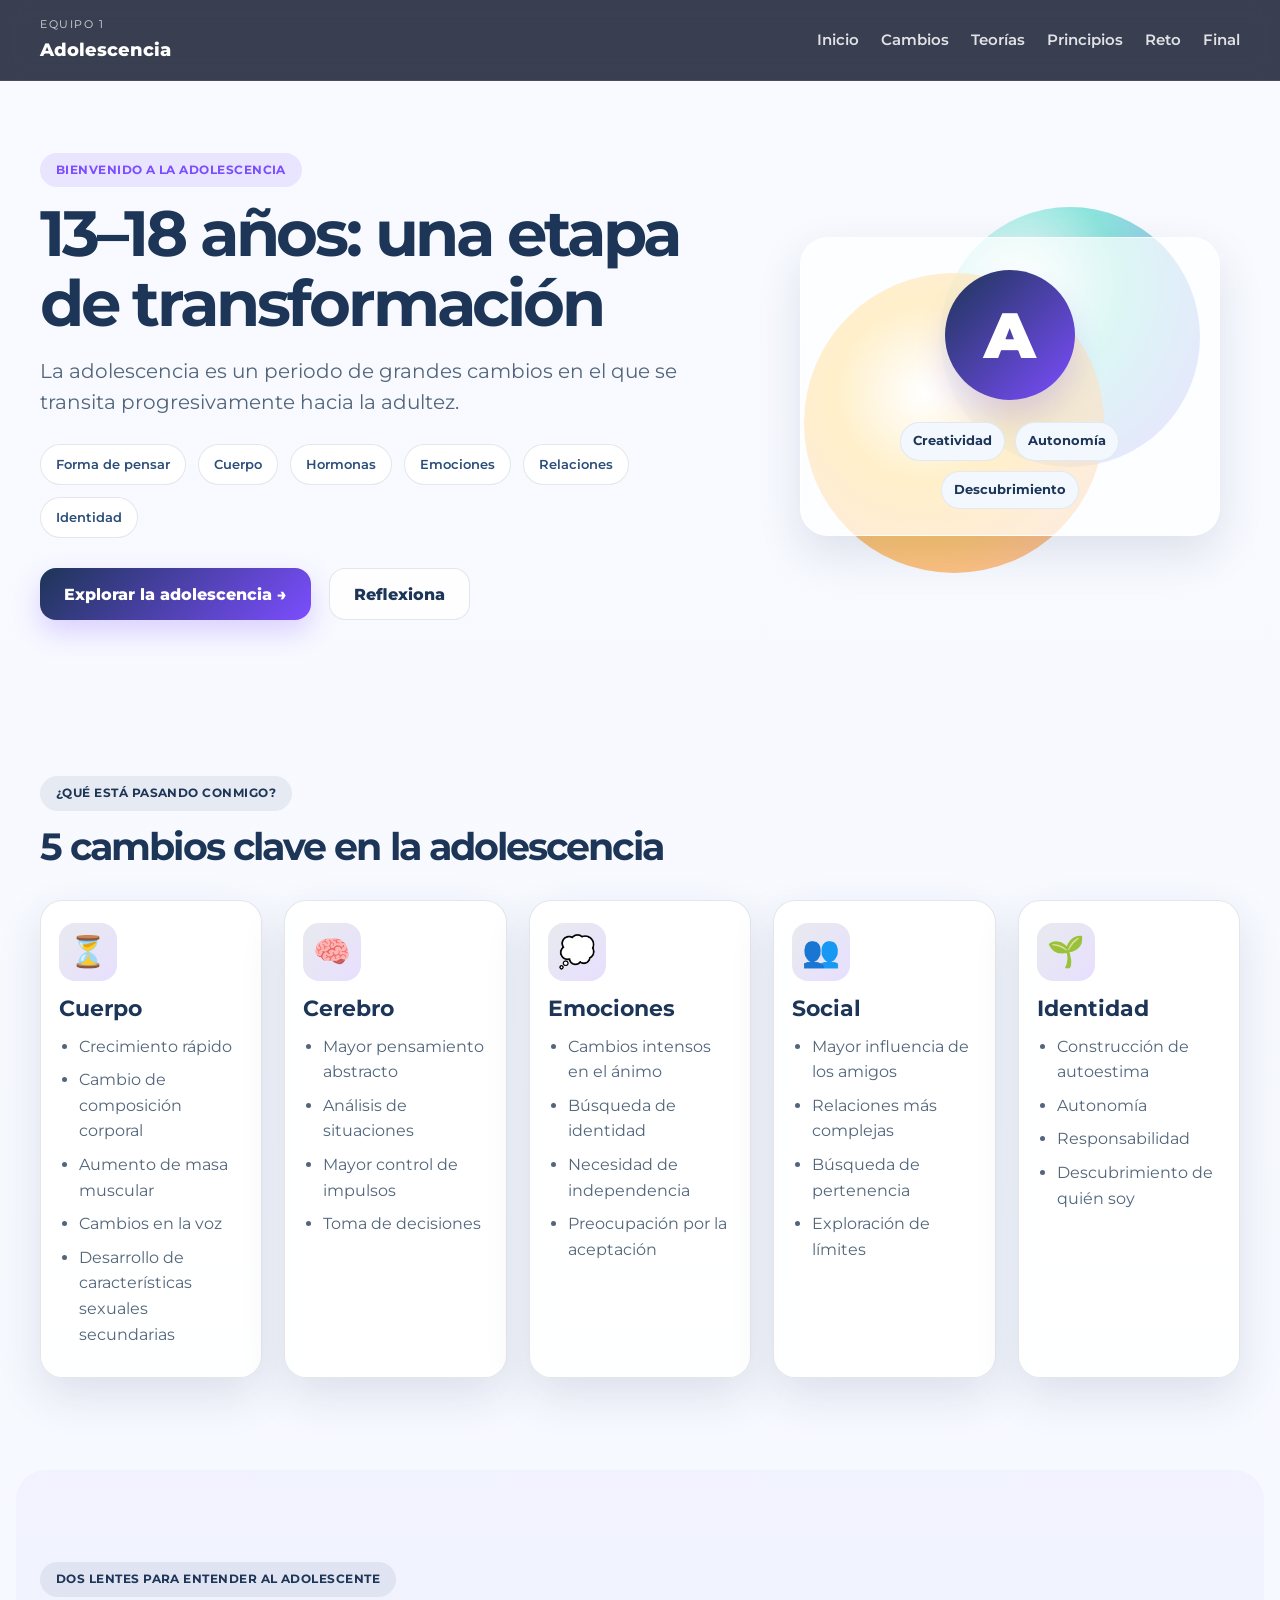
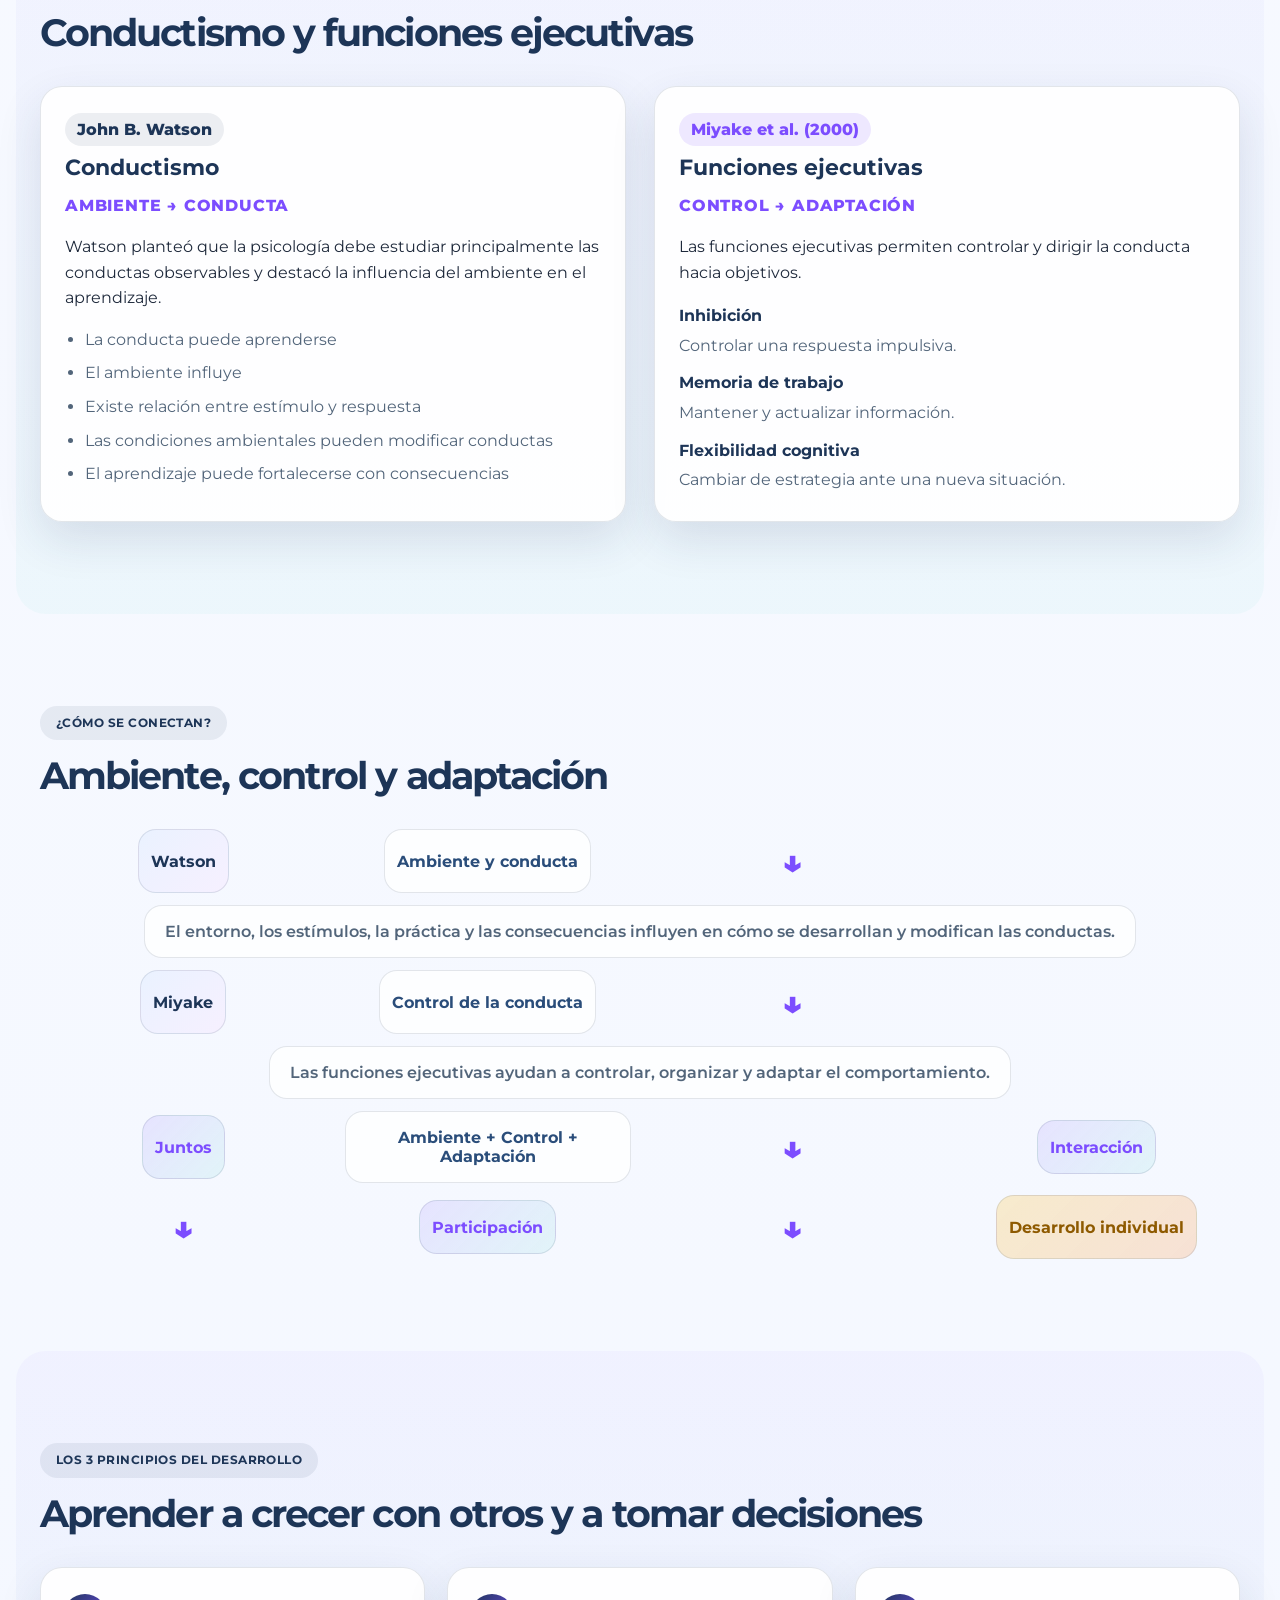
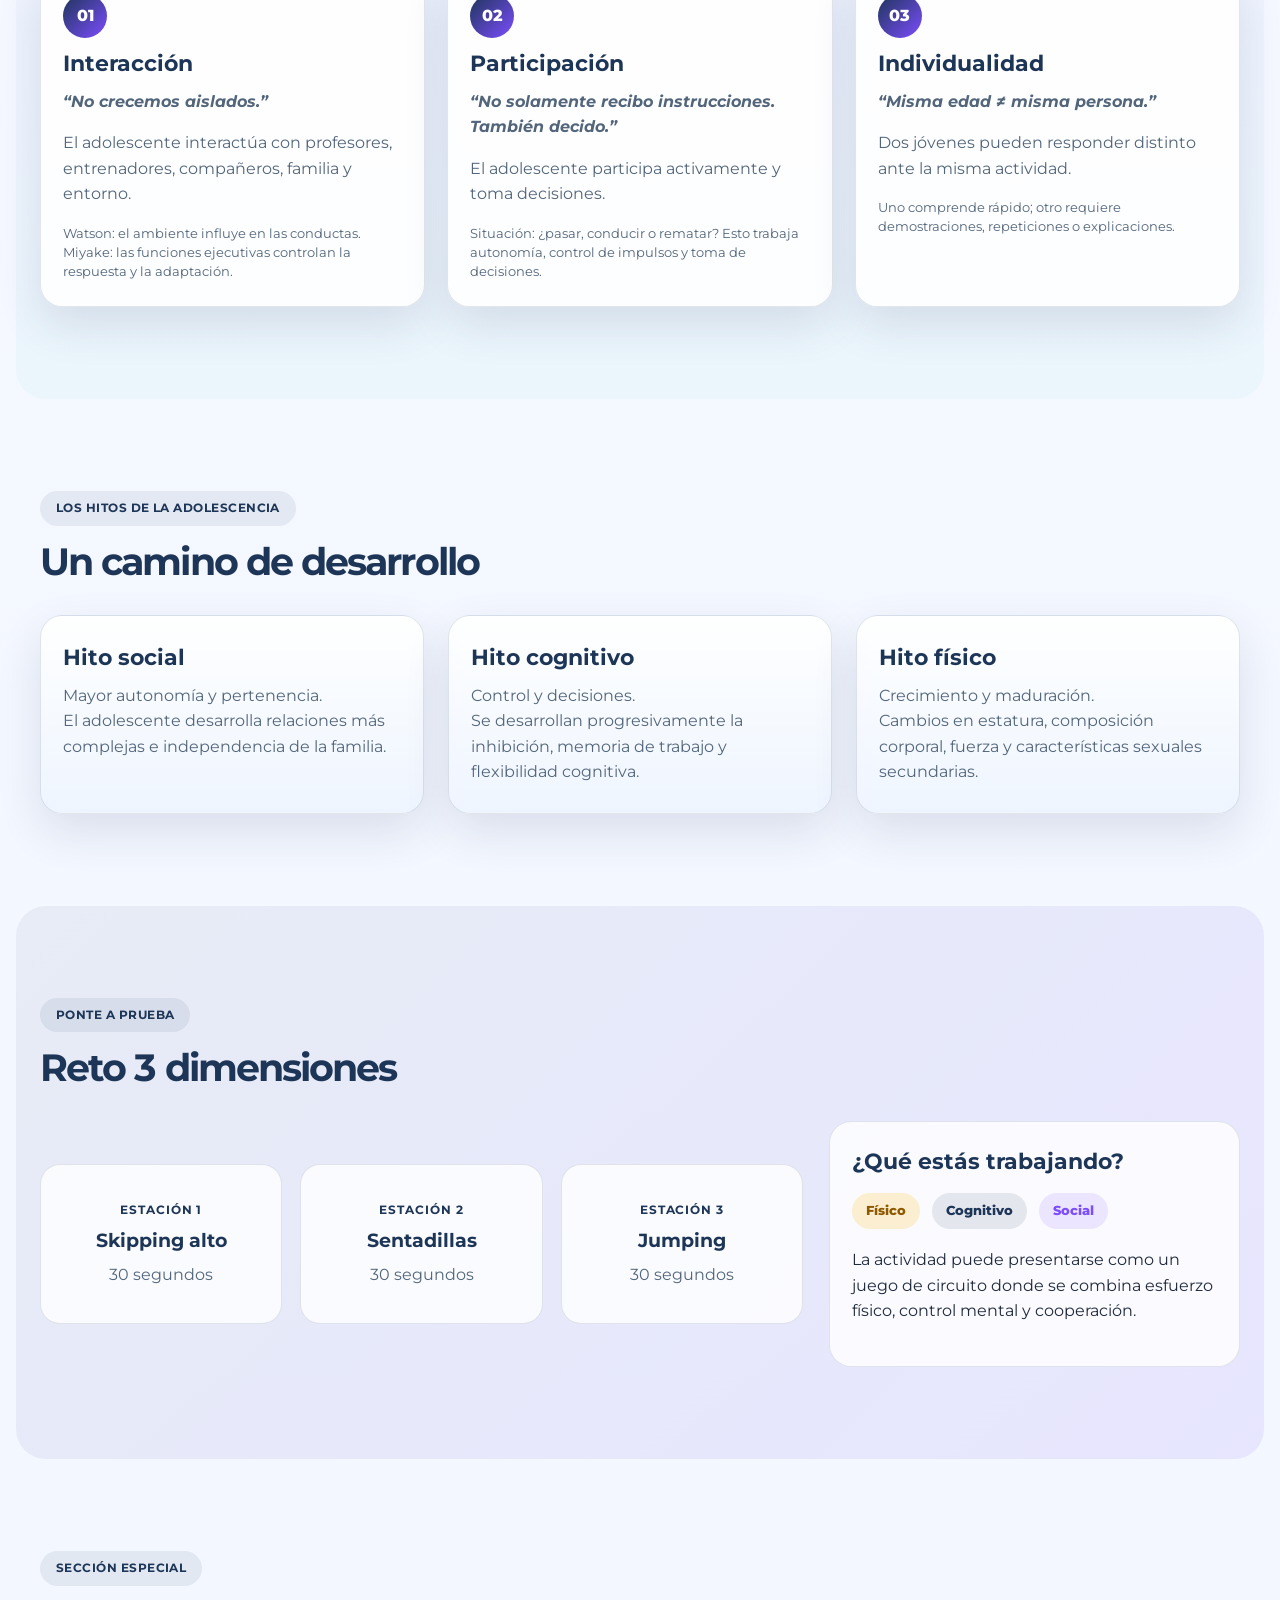
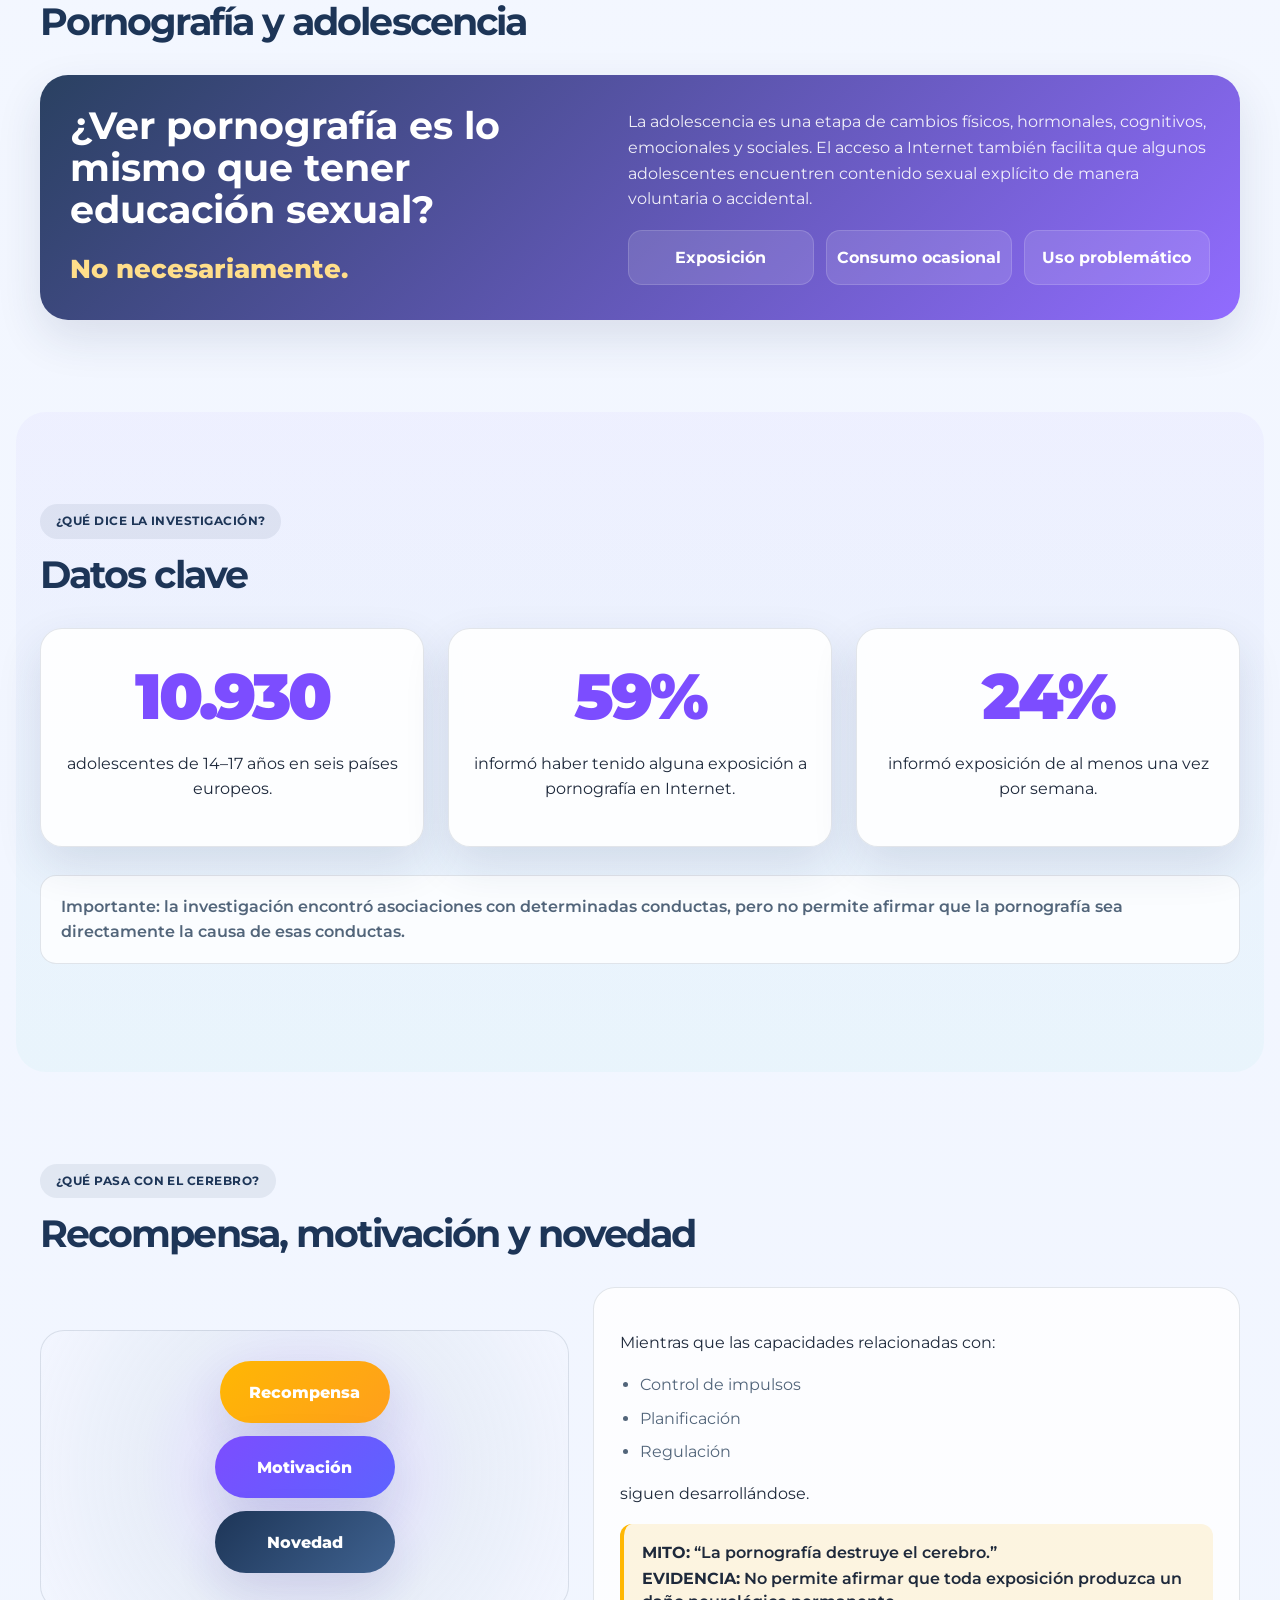
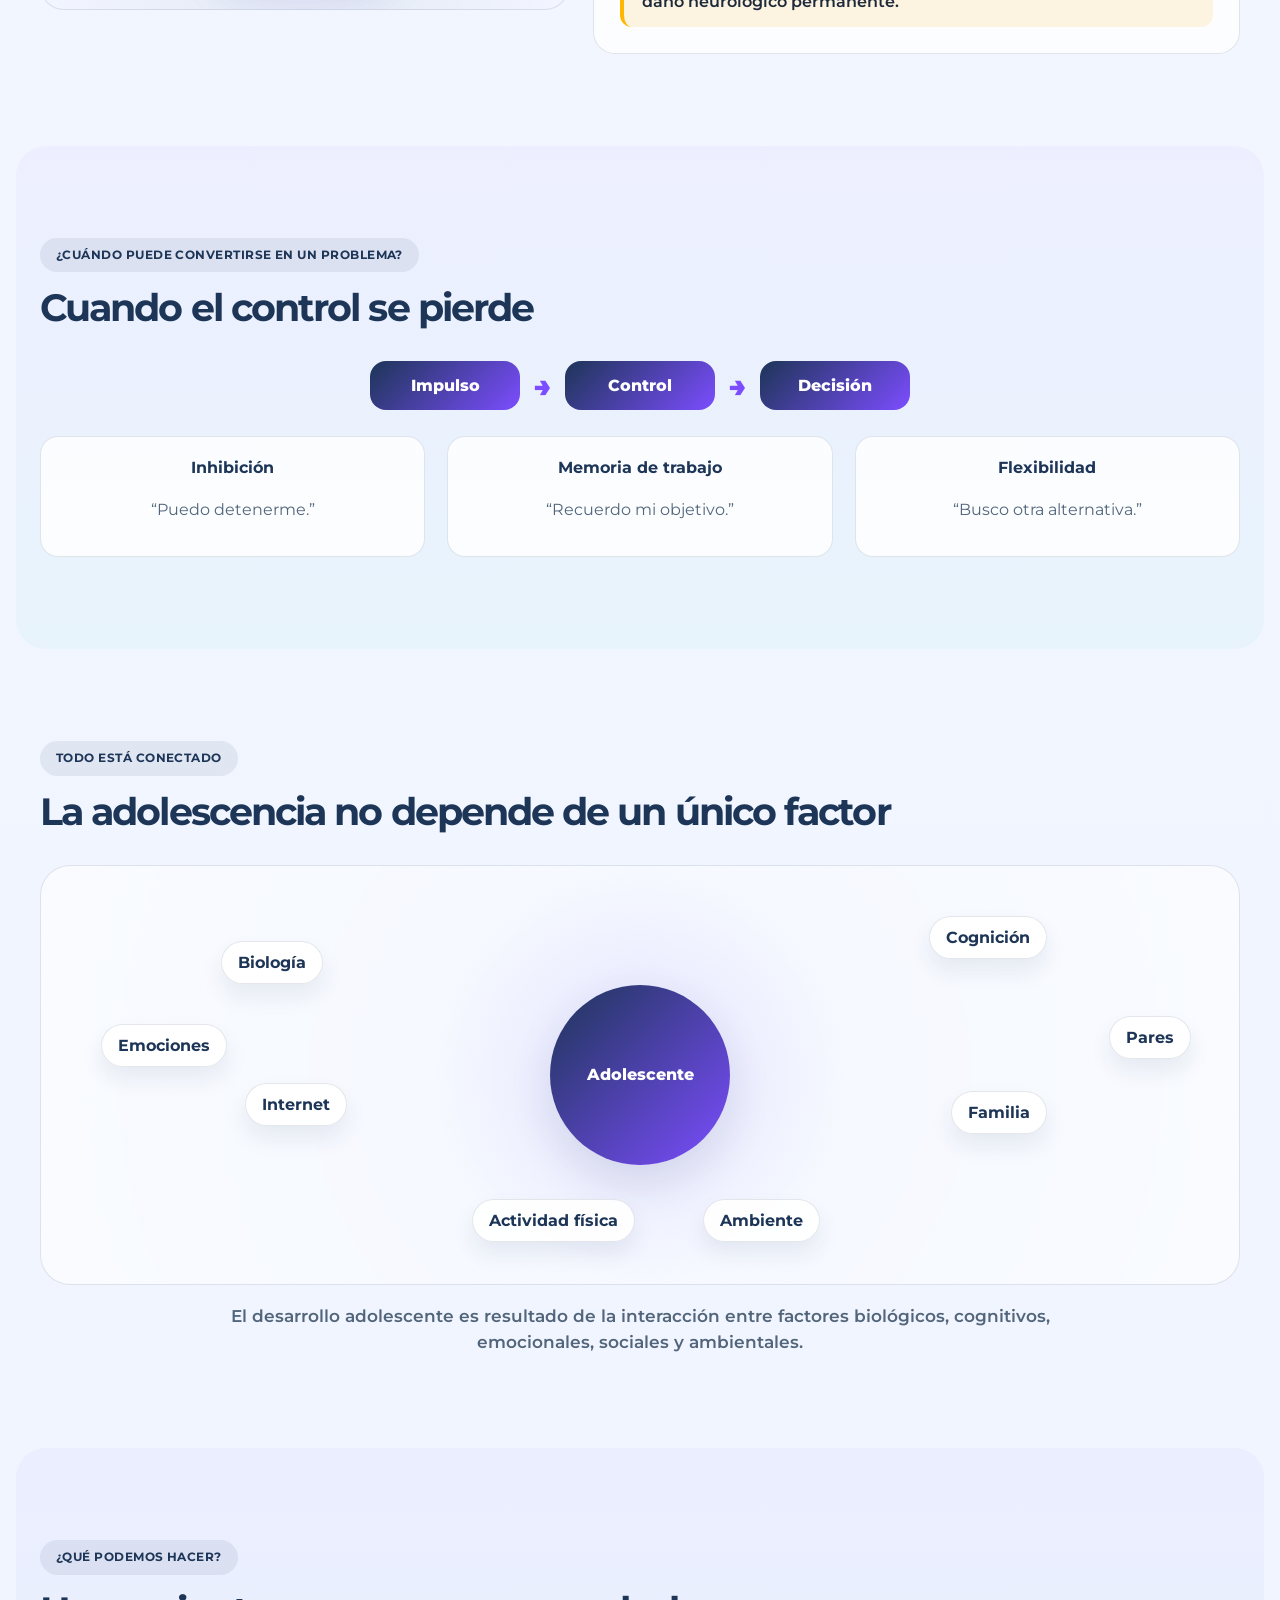
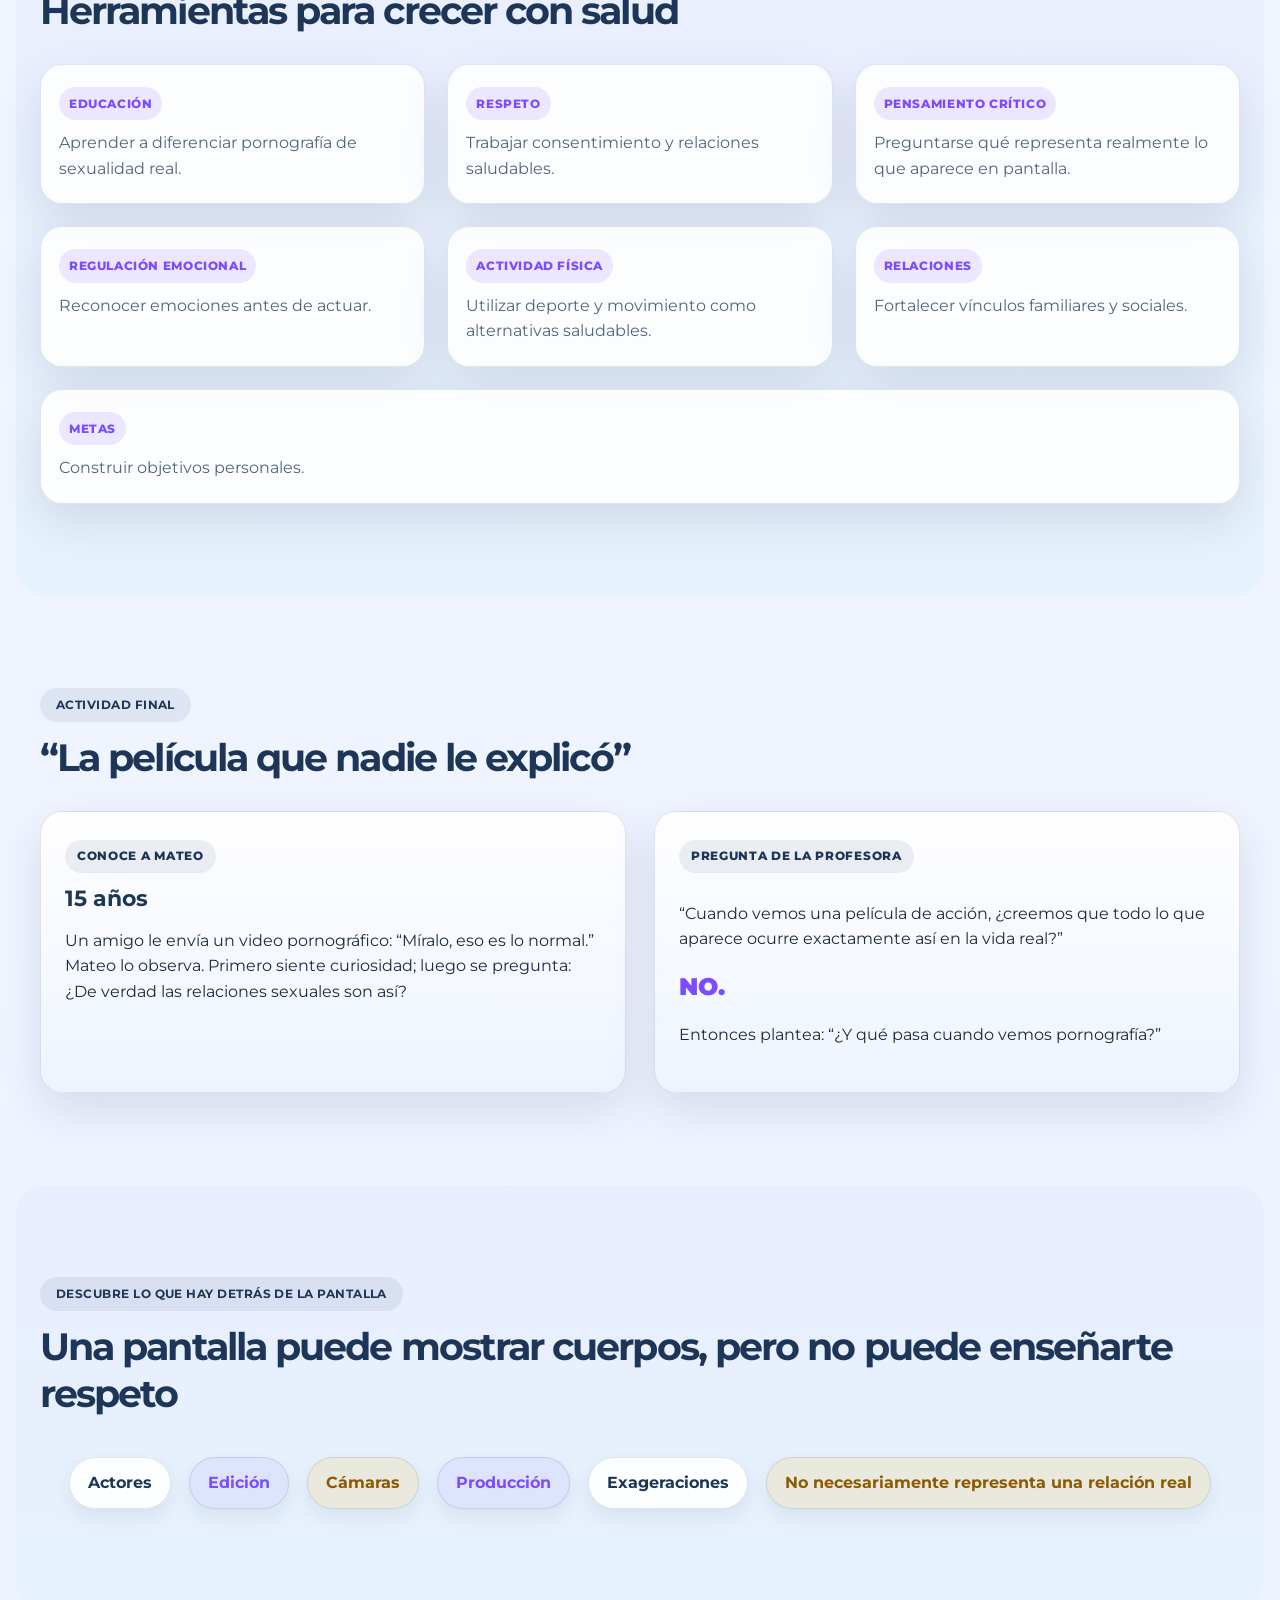
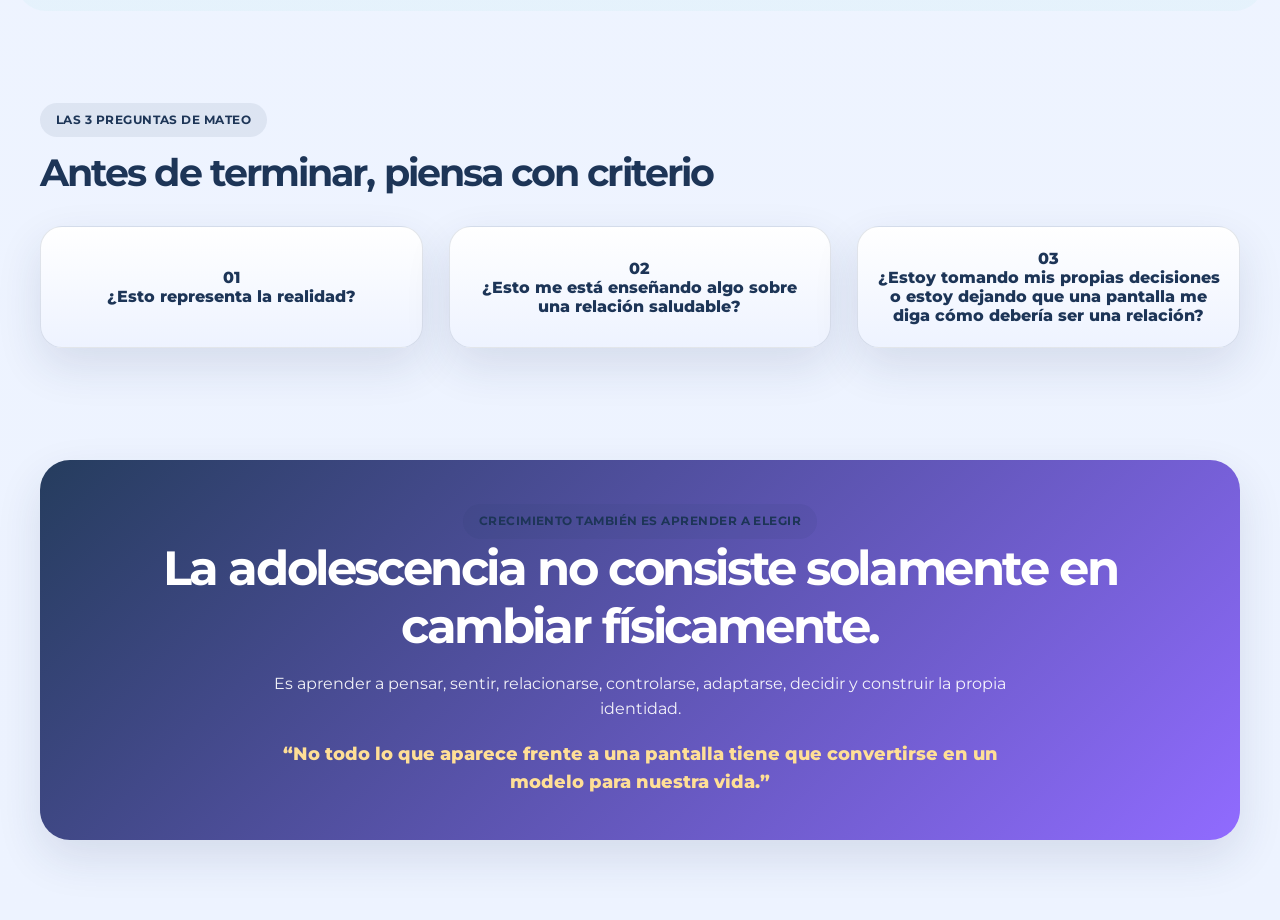
<file: index.html>
<!DOCTYPE html>
<html lang="es">

<head>
    <meta charset="UTF-8">
    <meta name="viewport" content="width=device-width, initial-scale=1.0">
    <title>Adolescencia 13-18 años | Equipo 1</title>
    <meta name="description" content="Página educativa sobre la adolescencia, cambios físicos, emocionales y cognitivos.">
    <link rel="preconnect" href="https://fonts.googleapis.com">
    <link rel="preconnect" href="https://fonts.gstatic.com" crossorigin>
    <link href="https://fonts.googleapis.com/css2?family=Montserrat:wght@400;500;600;700;800;900&display=swap" rel="stylesheet">
    <link rel="stylesheet" href="styles.css">
</head>

<body>
    <header class="topbar">
        <div class="nav-wrap">
            <div class="brand">
                <span class="brand-tag">Equipo 1</span>
                <span class="brand-name">Adolescencia</span>
            </div>
            <nav class="nav">
                <a href="#portada">Inicio</a>
                <a href="#cambios">Cambios</a>
                <a href="#teorias">Teorías</a>
                <a href="#principios">Principios</a>
                <a href="#reto">Reto</a>
                <a href="#final">Final</a>
            </nav>
        </div>
    </header>

    <main>
        <section id="portada" class="hero">
            <div class="hero-content">
                <p class="eyebrow">Bienvenido a la adolescencia</p>
                <h1>13–18 años: una etapa de transformación</h1>
                <p class="lead">La adolescencia es un periodo de grandes cambios en el que se transita progresivamente hacia la adultez.</p>
                <div class="hero-meta">
                    <span>Forma de pensar</span>
                    <span>Cuerpo</span>
                    <span>Hormonas</span>
                    <span>Emociones</span>
                    <span>Relaciones</span>
                    <span>Identidad</span>
                </div>
                <div class="hero-actions">
                    <a href="#cambios" class="primary-btn">Explorar la adolescencia →</a>
                    <a href="#preguntas" class="secondary-btn">Reflexiona</a>
                </div>
            </div>
            <div class="hero-visual" aria-label="representación visual de la adolescencia">
                <div class="orb orb-one"></div>
                <div class="orb orb-two"></div>
                <div class="person-card">
                    <div class="avatar-circle">A</div>
                    <div class="mini-stats">
                        <span>Creatividad</span>
                        <span>Autonomía</span>
                        <span>Descubrimiento</span>
                    </div>
                </div>
            </div>
        </section>

        <section id="cambios" class="section">
            <div class="section-header">
                <p class="eyebrow alt">¿Qué está pasando conmigo?</p>
                <h2>5 cambios clave en la adolescencia</h2>
            </div>
            <div class="card-grid five-grid">
                <article class="info-card">
                    <div class="icon">⏳</div>
                    <h3>Cuerpo</h3>
                    <ul>
                        <li>Crecimiento rápido</li>
                        <li>Cambio de composición corporal</li>
                        <li>Aumento de masa muscular</li>
                        <li>Cambios en la voz</li>
                        <li>Desarrollo de características sexuales secundarias</li>
                    </ul>
                </article>
                <article class="info-card">
                    <div class="icon">🧠</div>
                    <h3>Cerebro</h3>
                    <ul>
                        <li>Mayor pensamiento abstracto</li>
                        <li>Análisis de situaciones</li>
                        <li>Mayor control de impulsos</li>
                        <li>Toma de decisiones</li>
                    </ul>
                </article>
                <article class="info-card">
                    <div class="icon">💭</div>
                    <h3>Emociones</h3>
                    <ul>
                        <li>Cambios intensos en el ánimo</li>
                        <li>Búsqueda de identidad</li>
                        <li>Necesidad de independencia</li>
                        <li>Preocupación por la aceptación</li>
                    </ul>
                </article>
                <article class="info-card">
                    <div class="icon">👥</div>
                    <h3>Social</h3>
                    <ul>
                        <li>Mayor influencia de los amigos</li>
                        <li>Relaciones más complejas</li>
                        <li>Búsqueda de pertenencia</li>
                        <li>Exploración de límites</li>
                    </ul>
                </article>
                <article class="info-card">
                    <div class="icon">🌱</div>
                    <h3>Identidad</h3>
                    <ul>
                        <li>Construcción de autoestima</li>
                        <li>Autonomía</li>
                        <li>Responsabilidad</li>
                        <li>Descubrimiento de quién soy</li>
                    </ul>
                </article>
            </div>
        </section>

        <section id="teorias" class="section alt-bg">
            <div class="section-header">
                <p class="eyebrow alt">Dos lentes para entender al adolescente</p>
                <h2>Conductismo y funciones ejecutivas</h2>
            </div>
            <div class="theory-grid">
                <article class="theory-card">
                    <div class="badge">John B. Watson</div>
                    <h3>Conductismo</h3>
                    <p class="principle-line">AMBIENTE → CONDUCTA</p>
                    <p>Watson planteó que la psicología debe estudiar principalmente las conductas observables y destacó la influencia del ambiente en el aprendizaje.</p>
                    <ul>
                        <li>La conducta puede aprenderse</li>
                        <li>El ambiente influye</li>
                        <li>Existe relación entre estímulo y respuesta</li>
                        <li>Las condiciones ambientales pueden modificar conductas</li>
                        <li>El aprendizaje puede fortalecerse con consecuencias</li>
                    </ul>
                </article>
                <article class="theory-card">
                    <div class="badge purple">Miyake et al. (2000)</div>
                    <h3>Funciones ejecutivas</h3>
                    <p class="principle-line">CONTROL → ADAPTACIÓN</p>
                    <p>Las funciones ejecutivas permiten controlar y dirigir la conducta hacia objetivos.</p>
                    <div class="sub-list">
                        <div>
                            <strong>Inhibición</strong>
                            <p>Controlar una respuesta impulsiva.</p>
                        </div>
                        <div>
                            <strong>Memoria de trabajo</strong>
                            <p>Mantener y actualizar información.</p>
                        </div>
                        <div>
                            <strong>Flexibilidad cognitiva</strong>
                            <p>Cambiar de estrategia ante una nueva situación.</p>
                        </div>
                    </div>
                </article>
            </div>
        </section>

        <section id="conexion" class="section">
            <div class="section-header">
                <p class="eyebrow alt">¿Cómo se conectan?</p>
                <h2>Ambiente, control y adaptación</h2>
            </div>
            <div class="connector-wrap">
                <div class="flow-box">Watson</div>
                <div class="flow-box muted">Ambiente y conducta</div>
                <div class="arrow">↓</div>
                <div class="flow-text">El entorno, los estímulos, la práctica y las consecuencias influyen en cómo se desarrollan y modifican las conductas.</div>
                <div class="flow-box">Miyake</div>
                <div class="flow-box muted">Control de la conducta</div>
                <div class="arrow">↓</div>
                <div class="flow-text">Las funciones ejecutivas ayudan a controlar, organizar y adaptar el comportamiento.</div>
                <div class="flow-box highlight">Juntos</div>
                <div class="flow-box muted">Ambiente + Control + Adaptación</div>
                <div class="arrow">↓</div>
                <div class="flow-box highlight small">Interacción</div>
                <div class="arrow">↓</div>
                <div class="flow-box highlight small">Participación</div>
                <div class="arrow">↓</div>
                <div class="flow-box accent">Desarrollo individual</div>
            </div>
        </section>

        <section id="principios" class="section alt-bg">
            <div class="section-header">
                <p class="eyebrow alt">Los 3 principios del desarrollo</p>
                <h2>Aprender a crecer con otros y a tomar decisiones</h2>
            </div>
            <div class="principles-grid">
                <article class="principle-card">
                    <span class="index">01</span>
                    <h3>Interacción</h3>
                    <p class="quote">“No crecemos aislados.”</p>
                    <p>El adolescente interactúa con profesores, entrenadores, compañeros, familia y entorno.</p>
                    <small>Watson: el ambiente influye en las conductas. Miyake: las funciones ejecutivas controlan la respuesta y la adaptación.</small>
                </article>
                <article class="principle-card">
                    <span class="index">02</span>
                    <h3>Participación</h3>
                    <p class="quote">“No solamente recibo instrucciones. También decido.”</p>
                    <p>El adolescente participa activamente y toma decisiones.</p>
                    <small>Situación: ¿pasar, conducir o rematar? Esto trabaja autonomía, control de impulsos y toma de decisiones.</small>
                </article>
                <article class="principle-card">
                    <span class="index">03</span>
                    <h3>Individualidad</h3>
                    <p class="quote">“Misma edad ≠ misma persona.”</p>
                    <p>Dos jóvenes pueden responder distinto ante la misma actividad.</p>
                    <small>Uno comprende rápido; otro requiere demostraciones, repeticiones o explicaciones.</small>
                </article>
            </div>
        </section>

        <section id="hitos" class="section">
            <div class="section-header">
                <p class="eyebrow alt">Los hitos de la adolescencia</p>
                <h2>Un camino de desarrollo</h2>
            </div>
            <div class="milestones">
                <article class="milestone">
                    <h3>Hito social</h3>
                    <p>Mayor autonomía y pertenencia.</p>
                    <span>El adolescente desarrolla relaciones más complejas e independencia de la familia.</span>
                </article>
                <article class="milestone">
                    <h3>Hito cognitivo</h3>
                    <p>Control y decisiones.</p>
                    <span>Se desarrollan progresivamente la inhibición, memoria de trabajo y flexibilidad cognitiva.</span>
                </article>
                <article class="milestone">
                    <h3>Hito físico</h3>
                    <p>Crecimiento y maduración.</p>
                    <span>Cambios en estatura, composición corporal, fuerza y características sexuales secundarias.</span>
                </article>
            </div>
        </section>

        <section id="reto" class="section challenge-bg">
            <div class="section-header">
                <p class="eyebrow alt">Ponte a prueba</p>
                <h2>Reto 3 dimensiones</h2>
            </div>
            <div class="challenge-layout">
                <div class="challenge-stations">
                    <div class="station">
                        <span class="station-label">Estación 1</span>
                        <strong>Skipping alto</strong>
                        <em>30 segundos</em>
                    </div>
                    <div class="station">
                        <span class="station-label">Estación 2</span>
                        <strong>Sentadillas</strong>
                        <em>30 segundos</em>
                    </div>
                    <div class="station">
                        <span class="station-label">Estación 3</span>
                        <strong>Jumping</strong>
                        <em>30 segundos</em>
                    </div>
                </div>
                <div class="challenge-info">
                    <h3>¿Qué estás trabajando?</h3>
                    <div class="pill-row">
                        <span class="pill yellow">Físico</span>
                        <span class="pill blue">Cognitivo</span>
                        <span class="pill purple">Social</span>
                    </div>
                    <p>La actividad puede presentarse como un juego de circuito donde se combina esfuerzo físico, control mental y cooperación.</p>
                </div>
            </div>
        </section>

        <section id="pornografia" class="section">
            <div class="section-header">
                <p class="eyebrow alt">Sección especial</p>
                <h2>Pornografía y adolescencia</h2>
            </div>
            <div class="special-box">
                <div class="special-question">
                    <h3>¿Ver pornografía es lo mismo que tener educación sexual?</h3>
                    <p class="answer">No necesariamente.</p>
                </div>
                <div class="special-copy">
                    <p>La adolescencia es una etapa de cambios físicos, hormonales, cognitivos, emocionales y sociales. El acceso a Internet también facilita que algunos adolescentes encuentren contenido sexual explícito de manera voluntaria o accidental.</p>
                    <div class="difference-grid">
                        <span>Exposición</span>
                        <span>Consumo ocasional</span>
                        <span>Uso problemático</span>
                    </div>
                </div>
            </div>
        </section>

        <section id="investigacion" class="section alt-bg">
            <div class="section-header">
                <p class="eyebrow alt">¿Qué dice la investigación?</p>
                <h2>Datos clave</h2>
            </div>
            <div class="stats-grid">
                <article class="stat-card">
                    <div class="big-number">10.930</div>
                    <p>adolescentes de 14–17 años en seis países europeos.</p>
                </article>
                <article class="stat-card">
                    <div class="big-number">59%</div>
                    <p>informó haber tenido alguna exposición a pornografía en Internet.</p>
                </article>
                <article class="stat-card">
                    <div class="big-number">24%</div>
                    <p>informó exposición de al menos una vez por semana.</p>
                </article>
            </div>
            <p class="note">Importante: la investigación encontró asociaciones con determinadas conductas, pero no permite afirmar que la pornografía sea directamente la causa de esas conductas.</p>
        </section>

        <section id="cerebro" class="section">
            <div class="section-header">
                <p class="eyebrow alt">¿Qué pasa con el cerebro?</p>
                <h2>Recompensa, motivación y novedad</h2>
            </div>
            <div class="brain-layout">
                <div class="brain-visual">
                    <div class="brain-zone zone-1">Recompensa</div>
                    <div class="brain-zone zone-2">Motivación</div>
                    <div class="brain-zone zone-3">Novedad</div>
                </div>
                <div class="brain-copy">
                    <p>Mientras que las capacidades relacionadas con:</p>
                    <ul>
                        <li>Control de impulsos</li>
                        <li>Planificación</li>
                        <li>Regulación</li>
                    </ul>
                    <p>siguen desarrollándose.</p>
                    <div class="quote-box">
                        <strong>MITO:</strong> “La pornografía destruye el cerebro.”
                        <br>
                        <strong>EVIDENCIA:</strong> No permite afirmar que toda exposición produzca un daño neurológico permanente.
                    </div>
                </div>
            </div>
        </section>

        <section id="problema" class="section alt-bg">
            <div class="section-header">
                <p class="eyebrow alt">¿Cuándo puede convertirse en un problema?</p>
                <h2>Cuando el control se pierde</h2>
            </div>
            <div class="decision-flow">
                <div class="decision-step">Impulso</div>
                <div class="arrow small">→</div>
                <div class="decision-step">Control</div>
                <div class="arrow small">→</div>
                <div class="decision-step">Decisión</div>
            </div>
            <div class="skills-grid">
                <div><strong>Inhibición</strong><p>“Puedo detenerme.”</p></div>
                <div><strong>Memoria de trabajo</strong><p>“Recuerdo mi objetivo.”</p></div>
                <div><strong>Flexibilidad</strong><p>“Busco otra alternativa.”</p></div>
            </div>
        </section>

        <section id="conectado" class="section">
            <div class="section-header">
                <p class="eyebrow alt">Todo está conectado</p>
                <h2>La adolescencia no depende de un único factor</h2>
            </div>
            <div class="connected-wrap">
                <div class="center-node">Adolescente</div>
                <div class="node node-1">Biología</div>
                <div class="node node-2">Cognición</div>
                <div class="node node-3">Emociones</div>
                <div class="node node-4">Pares</div>
                <div class="node node-5">Internet</div>
                <div class="node node-6">Familia</div>
                <div class="node node-7">Actividad física</div>
                <div class="node node-8">Ambiente</div>
            </div>
            <p class="connected-text">El desarrollo adolescente es resultado de la interacción entre factores biológicos, cognitivos, emocionales, sociales y ambientales.</p>
        </section>

        <section id="acciones" class="section alt-bg">
            <div class="section-header">
                <p class="eyebrow alt">¿Qué podemos hacer?</p>
                <h2>Herramientas para crecer con salud</h2>
            </div>
            <div class="tools-grid">
                <article class="tool-card"><span>EDUCACIÓN</span><p>Aprender a diferenciar pornografía de sexualidad real.</p></article>
                <article class="tool-card"><span>RESPETO</span><p>Trabajar consentimiento y relaciones saludables.</p></article>
                <article class="tool-card"><span>PENSAMIENTO CRÍTICO</span><p>Preguntarse qué representa realmente lo que aparece en pantalla.</p></article>
                <article class="tool-card"><span>REGULACIÓN EMOCIONAL</span><p>Reconocer emociones antes de actuar.</p></article>
                <article class="tool-card"><span>ACTIVIDAD FÍSICA</span><p>Utilizar deporte y movimiento como alternativas saludables.</p></article>
                <article class="tool-card"><span>RELACIONES</span><p>Fortalecer vínculos familiares y sociales.</p></article>
                <article class="tool-card full"><span>METAS</span><p>Construir objetivos personales.</p></article>
            </div>
        </section>

        <section id="mateo" class="section story">
            <div class="section-header">
                <p class="eyebrow alt">Actividad final</p>
                <h2>“La película que nadie le explicó”</h2>
            </div>
            <div class="story-box">
                <div class="story-card">
                    <span class="story-tag">Conoce a Mateo</span>
                    <h3>15 años</h3>
                    <p>Un amigo le envía un video pornográfico: “Míralo, eso es lo normal.” Mateo lo observa. Primero siente curiosidad; luego se pregunta: ¿De verdad las relaciones sexuales son así?</p>
                </div>
                <div class="story-card">
                    <span class="story-tag">Pregunta de la profesora</span>
                    <p>“Cuando vemos una película de acción, ¿creemos que todo lo que aparece ocurre exactamente así en la vida real?”</p>
                    <p class="answer-block">NO.</p>
                    <p>Entonces plantea: “¿Y qué pasa cuando vemos pornografía?”</p>
                </div>
            </div>
        </section>

        <section id="descubre" class="section alt-bg">
            <div class="section-header">
                <p class="eyebrow alt">Descubre lo que hay detrás de la pantalla</p>
                <h2>Una pantalla puede mostrar cuerpos, pero no puede enseñarte respeto</h2>
            </div>
            <div class="word-cloud">
                <span>Actores</span>
                <span>Edición</span>
                <span>Cámaras</span>
                <span>Producción</span>
                <span>Exageraciones</span>
                <span>No necesariamente representa una relación real</span>
            </div>
        </section>

        <section id="preguntas" class="section">
            <div class="section-header">
                <p class="eyebrow alt">Las 3 preguntas de Mateo</p>
                <h2>Antes de terminar, piensa con criterio</h2>
            </div>
            <div class="question-list">
                <button class="quiz-btn" type="button">01<br>¿Esto representa la realidad?</button>
                <button class="quiz-btn" type="button">02<br>¿Esto me está enseñando algo sobre una relación saludable?</button>
                <button class="quiz-btn" type="button">03<br>¿Estoy tomando mis propias decisiones o estoy dejando que una pantalla me diga cómo debería ser una relación?</button>
            </div>
        </section>

        <footer id="final" class="footer">
            <div class="footer-card">
                <p class="eyebrow alt">Crecimiento también es aprender a elegir</p>
                <h2>La adolescencia no consiste solamente en cambiar físicamente.</h2>
                <p>Es aprender a pensar, sentir, relacionarse, controlarse, adaptarse, decidir y construir la propia identidad.</p>
                <p class="final-phrase">“No todo lo que aparece frente a una pantalla tiene que convertirse en un modelo para nuestra vida.”</p>
            </div>
        </footer>
    </main>

    <script src="script.js"></script>
</body>

</html>
</file>
<file: styles.css>
:root {
    --bg: #f4f7ff;
    --panel: #ffffff;
    --primary: #1d3557;
    --primary-soft: #2a4d7a;
    --secondary: #7c4dff;
    --accent: #ffb703;
    --mint: #7ee0d8;
    --card: #eef4ff;
    --shadow: 0 18px 45px rgba(29, 53, 87, 0.12);
    --text: #1e293b;
    --text-light: #52657a;
    --border: rgba(29, 53, 87, 0.12);
}

* {
    box-sizing: border-box;
}

html {
    scroll-behavior: smooth;
}

body {
    margin: 0;
    font-family: "Montserrat", sans-serif;
    background: linear-gradient(180deg, #f8faff 0%, #edf3ff 100%);
    color: var(--text);
}

a {
    text-decoration: none;
}

img {
    max-width: 100%;
    display: block;
}

p, li, span, strong, em {
    line-height: 1.6;
}

.topbar {
    position: sticky;
    top: 0;
    z-index: 20;
    background: rgba(15, 22, 43, 0.82);
    backdrop-filter: blur(12px);
    border-bottom: 1px solid rgba(255, 255, 255, 0.08);
}

.nav-wrap {
    width: min(1200px, calc(100% - 32px));
    margin: 0 auto;
    display: flex;
    align-items: center;
    justify-content: space-between;
    padding: 16px 0;
}

.brand {
    display: flex;
    flex-direction: column;
    gap: 2px;
    color: white;
}

.brand-tag {
    font-size: 0.7rem;
    letter-spacing: 0.14em;
    text-transform: uppercase;
    opacity: 0.8;
}

.brand-name {
    font-weight: 800;
    font-size: 1.1rem;
}

.nav {
    display: flex;
    gap: 22px;
    flex-wrap: wrap;
    justify-content: center;
}

.nav a {
    color: rgba(255, 255, 255, 0.85);
    font-size: 0.92rem;
    font-weight: 600;
    transition: color 0.2s ease;
}

.nav a:hover {
    color: #fff;
}

main {
    width: min(1200px, calc(100% - 32px));
    margin: 0 auto;
}

.hero {
    display: grid;
    grid-template-columns: 1.2fr 0.8fr;
    gap: 48px;
    align-items: center;
    padding: 72px 0 64px;
}

.eyebrow {
    display: inline-block;
    margin: 0 0 12px;
    padding: 8px 16px;
    border-radius: 999px;
    background: rgba(124, 77, 255, 0.12);
    color: var(--secondary);
    font-weight: 700;
    letter-spacing: 0.04em;
    text-transform: uppercase;
    font-size: 0.72rem;
}

.eyebrow.alt {
    background: rgba(29, 53, 87, 0.08);
    color: var(--primary);
}

.hero h1 {
    margin: 0;
    color: var(--primary);
    font-size: clamp(2.6rem, 5vw, 5rem);
    line-height: 1.08;
    letter-spacing: -0.05em;
}

.lead {
    margin: 18px 0 0;
    font-size: 1.22rem;
    color: var(--text-light);
    max-width: 650px;
}

.hero-meta {
    display: flex;
    flex-wrap: wrap;
    gap: 12px;
    margin-top: 26px;
}

.hero-meta span {
    background: rgba(255, 255, 255, 0.9);
    border: 1px solid var(--border);
    border-radius: 999px;
    padding: 9px 15px;
    font-size: 0.82rem;
    color: var(--primary-soft);
    font-weight: 600;
}

.hero-actions {
    margin-top: 30px;
    display: flex;
    gap: 18px;
    flex-wrap: wrap;
}

.primary-btn,
.secondary-btn {
    display: inline-flex;
    align-items: center;
    justify-content: center;
    min-height: 52px;
    padding: 0 24px;
    border-radius: 16px;
    font-weight: 800;
    transition: transform 0.2s ease, box-shadow 0.2s ease;
}

.primary-btn {
    color: #fff;
    background: linear-gradient(135deg, #1d3557 0%, #7c4dff 100%);
    box-shadow: 0 12px 28px rgba(124, 77, 255, 0.24);
}

.secondary-btn {
    background: rgba(255, 255, 255, 0.8);
    border: 1px solid var(--border);
    color: var(--primary);
}

.primary-btn:hover,
.secondary-btn:hover,
.quiz-btn:hover {
    transform: translateY(-2px);
}

.hero-visual {
    position: relative;
    min-height: 420px;
    display: grid;
    place-items: center;
}

.orb {
    position: absolute;
    border-radius: 50%;
    filter: blur(0.5px);
}

.orb-one {
    width: 260px;
    height: 260px;
    background: radial-gradient(circle at 30% 30%, rgba(255,255,255,0.95) 0%, rgba(126, 224, 216, 0.9) 40%, rgba(124, 77, 255, 0.55) 100%);
    top: 30px;
    right: 40px;
}

.orb-two {
    width: 300px;
    height: 300px;
    background: radial-gradient(circle at 40% 40%, rgba(255,255,255,0.9) 0%, rgba(255,183,3,0.7) 35%, rgba(255, 119, 92, 0.5) 100%);
    bottom: 24px;
    left: 25px;
}

.person-card {
    position: relative;
    width: min(420px, 100%);
    background: rgba(255,255,255,0.7);
    border: 1px solid rgba(255,255,255,0.8);
    box-shadow: var(--shadow);
    border-radius: 28px;
    padding: 32px 26px 26px;
    text-align: center;
    z-index: 1;
}

.avatar-circle {
    width: 130px;
    height: 130px;
    margin: 0 auto 22px;
    border-radius: 50%;
    font-size: 4rem;
    font-weight: 900;
    line-height: 130px;
    color: white;
    background: linear-gradient(135deg, #1d3557 0%, #7c4dff 100%);
    box-shadow: 0 20px 30px rgba(124, 77, 255, 0.2);
}

.mini-stats {
    display: flex;
    flex-wrap: wrap;
    gap: 10px;
    justify-content: center;
}

.mini-stats span {
    background: #f3f8ff;
    border: 1px solid rgba(29, 53, 87, 0.08);
    border-radius: 999px;
    padding: 8px 12px;
    font-size: 0.8rem;
    font-weight: 700;
    color: var(--primary);
}

.section {
    padding: 92px 0;
}

.alt-bg {
    background: linear-gradient(180deg, rgba(124, 77, 255, 0.04), rgba(126, 224, 216, 0.08));
    border-radius: 30px;
    padding: 92px 24px;
    margin: 0 -24px;
}

.section-header {
    margin-bottom: 30px;
}

.section-header h2 {
    margin: 0;
    font-size: clamp(2rem, 3vw, 2.8rem);
    color: var(--primary);
    letter-spacing: -0.05em;
}

.card-grid {
    display: grid;
    gap: 22px;
}

.five-grid {
    grid-template-columns: repeat(5, minmax(180px, 1fr));
}

.info-card,
.theory-card,
.principle-card,
.milestone,
.stat-card,
.tool-card,
.story-card,
.quiz-btn {
    background: rgba(255,255,255,0.9);
    border: 1px solid var(--border);
    border-radius: 22px;
    box-shadow: var(--shadow);
}

.info-card {
    padding: 22px 18px;
}

.icon {
    width: 58px;
    height: 58px;
    display: grid;
    place-items: center;
    border-radius: 16px;
    background: linear-gradient(135deg, rgba(29, 53, 87, 0.1), rgba(124, 77, 255, 0.18));
    font-size: 1.9rem;
    margin-bottom: 14px;
}

.info-card h3,
.theory-card h3,
.principle-card h3,
.milestone h3,
.challenge-info h3,
.story-card h3 {
    margin: 0 0 12px;
    color: var(--primary);
    font-size: 1.38rem;
}

.info-card ul,
.theory-card ul,
.brain-copy ul {
    margin: 0;
    padding-left: 20px;
    color: var(--text-light);
}

.info-card li,
.theory-card li,
.brain-copy li {
    margin-bottom: 8px;
}

.theory-grid {
    display: grid;
    grid-template-columns: repeat(2, minmax(280px, 1fr));
    gap: 28px;
}

.theory-card {
    padding: 26px 24px;
}

.badge {
    display: inline-block;
    padding: 7px 12px;
    border-radius: 999px;
    background: rgba(29, 53, 87, 0.08);
    color: var(--primary);
    font-weight: 800;
    margin-bottom: 8px;
}

.badge.purple {
    background: rgba(124, 77, 255, 0.12);
    color: var(--secondary);
}

.principle-line {
    margin: 8px 0 14px;
    color: var(--secondary);
    font-weight: 800;
    letter-spacing: 0.05em;
}

.sub-list {
    display: grid;
    gap: 12px;
    margin-top: 18px;
}

.sub-list strong {
    color: var(--primary);
}

.sub-list p {
    margin: 4px 0 0;
    color: var(--text-light);
}

.connector-wrap {
    display: grid;
    grid-template-columns: repeat(4, minmax(120px, 1fr));
    gap: 12px 18px;
    align-items: center;
    justify-items: center;
}

.flow-box {
    background: linear-gradient(135deg, #eaf2ff, #f6f0ff);
    border: 1px solid var(--border);
    border-radius: 18px;
    padding: 16px 12px;
    text-align: center;
    font-weight: 700;
    color: var(--primary);
    min-height: 64px;
    display: grid;
    place-items: center;
}

.flow-box.muted {
    background: rgba(255,255,255,0.8);
    color: var(--primary-soft);
}

.flow-box.highlight {
    background: linear-gradient(135deg, rgba(124,77,255,0.12), rgba(126,224,216,0.16));
    color: var(--secondary);
}

.flow-box.accent {
    background: linear-gradient(135deg, rgba(255,183,3,0.2), rgba(255,146,64,0.22));
    color: #8e5a00;
}

.flow-box.small {
    min-height: 54px;
}

.arrow {
    font-size: 2rem;
    color: var(--secondary);
    font-weight: 900;
}

.flow-text {
    grid-column: span 4;
    background: rgba(255,255,255,0.8);
    border: 1px solid var(--border);
    border-radius: 18px;
    padding: 16px 20px;
    text-align: center;
    color: var(--text-light);
    font-weight: 600;
}

.principles-grid {
    display: grid;
    grid-template-columns: repeat(3, minmax(220px, 1fr));
    gap: 22px;
}

.principle-card {
    padding: 26px 22px;
    position: relative;
    overflow: hidden;
}

.index {
    display: inline-flex;
    width: 44px;
    height: 44px;
    border-radius: 50%;
    align-items: center;
    justify-content: center;
    background: linear-gradient(135deg, #1d3557, #7c4dff);
    color: #fff;
    font-weight: 800;
    margin-bottom: 12px;
}

.quote {
    font-style: italic;
    color: var(--secondary);
    font-weight: 700;
    margin: 8px 0;
}

.principle-card p,
.principle-card small {
    color: var(--text-light);
}

.milestones {
    display: grid;
    grid-template-columns: repeat(3, minmax(220px, 1fr));
    gap: 24px;
}

.milestone {
    padding: 28px 22px;
    background: linear-gradient(180deg, rgba(255,255,255,0.9), rgba(238,244,255,0.9));
}

.milestone p,
.milestone span {
    margin: 0;
    color: var(--text-light);
}

.challenge-bg {
    background: linear-gradient(135deg, rgba(29,53,87,0.06), rgba(124,77,255,0.1));
    border-radius: 30px;
    margin: 0 -24px;
    padding: 92px 24px;
}

.challenge-layout {
    display: grid;
    grid-template-columns: 1.3fr 0.7fr;
    gap: 26px;
    align-items: center;
}

.challenge-stations {
    display: grid;
    grid-template-columns: repeat(3, minmax(120px, 1fr));
    gap: 18px;
}

.station {
    background: rgba(255,255,255,0.8);
    border: 1px solid var(--border);
    border-radius: 20px;
    padding: 18px 12px;
    display: flex;
    flex-direction: column;
    align-items: center;
    gap: 6px;
    min-height: 160px;
    justify-content: center;
    text-align: center;
}

.station-label {
    font-size: 0.72rem;
    text-transform: uppercase;
    letter-spacing: 0.08em;
    font-weight: 700;
    color: var(--primary);
}

.station strong {
    color: var(--primary);
    font-size: 1.2rem;
}

.station em {
    font-style: normal;
    color: var(--text-light);
}

.challenge-info {
    background: rgba(255,255,255,0.8);
    border: 1px solid var(--border);
    border-radius: 22px;
    padding: 26px 22px;
}

.pill-row {
    display: flex;
    flex-wrap: wrap;
    gap: 12px;
    margin: 18px 0;
}

.pill {
    display: inline-flex;
    align-items: center;
    justify-content: center;
    min-height: 36px;
    padding: 6px 14px;
    border-radius: 999px;
    font-weight: 800;
    font-size: 0.8rem;
}

.pill.yellow {
    background: rgba(255,183,3,0.18);
    color: #8e5a00;
}

.pill.blue {
    background: rgba(29,53,87,0.1);
    color: var(--primary);
}

.pill.purple {
    background: rgba(124,77,255,0.12);
    color: var(--secondary);
}

.special-box {
    display: grid;
    grid-template-columns: 1fr 1.1fr;
    gap: 28px;
    align-items: center;
    background: linear-gradient(135deg, rgba(29,53,87,0.94), rgba(124,77,255,0.82));
    color: #fff;
    border-radius: 28px;
    padding: 30px;
    box-shadow: var(--shadow);
}

.special-question h3 {
    margin: 0;
    font-size: clamp(1.7rem, 3vw, 2.5rem);
    color: #fff;
    line-height: 1.1;
}

.answer {
    font-size: 1.6rem;
    font-weight: 800;
    color: #ffde8a;
    margin: 18px 0 0;
}

.special-copy p {
    margin: 0;
    color: rgba(255,255,255,0.9);
}

.difference-grid {
    margin-top: 18px;
    display: grid;
    grid-template-columns: repeat(3, minmax(90px, 1fr));
    gap: 12px;
}

.difference-grid span {
    background: rgba(255,255,255,0.12);
    border: 1px solid rgba(255,255,255,0.15);
    border-radius: 14px;
    padding: 14px 10px;
    text-align: center;
    font-weight: 700;
}

.stats-grid {
    display: grid;
    grid-template-columns: repeat(3, minmax(180px, 1fr));
    gap: 24px;
}

.stat-card {
    padding: 28px 22px;
    text-align: center;
}

.big-number {
    font-size: clamp(2.1rem, 5vw, 4rem);
    font-weight: 900;
    color: var(--secondary);
    letter-spacing: -0.05em;
    margin-bottom: 12px;
}

.note {
    margin-top: 28px;
    padding: 18px 20px;
    background: rgba(255,255,255,0.8);
    border: 1px solid var(--border);
    border-radius: 16px;
    color: var(--text-light);
    font-weight: 600;
}

.brain-layout {
    display: grid;
    grid-template-columns: 0.9fr 1.1fr;
    gap: 24px;
    align-items: center;
}

.brain-visual {
    position: relative;
    min-height: 280px;
    background: radial-gradient(circle at center, rgba(124,77,255,0.18) 0%, rgba(29,53,87,0.04) 55%, rgba(255,255,255,0.1) 100%);
    border-radius: 24px;
    border: 1px solid var(--border);
    overflow: hidden;
}

.brain-zone {
    position: absolute;
    left: 50%;
    transform: translateX(-50%);
    display: grid;
    place-items: center;
    border-radius: 999px;
    color: #fff;
    font-weight: 800;
    box-shadow: var(--shadow);
}

.zone-1 {
    top: 30px;
    width: 170px;
    height: 62px;
    background: linear-gradient(135deg, #ffb703, #ff9f1c);
}

.zone-2 {
    top: 105px;
    width: 180px;
    height: 62px;
    background: linear-gradient(135deg, #7c4dff, #5d63ff);
}

.zone-3 {
    top: 180px;
    width: 180px;
    height: 62px;
    background: linear-gradient(135deg, #1d3557, #406391);
}

.brain-copy {
    background: rgba(255,255,255,0.8);
    border: 1px solid var(--border);
    border-radius: 22px;
    padding: 26px;
}

.quote-box {
    margin-top: 18px;
    background: rgba(255,183,3,0.12);
    border-left: 4px solid var(--accent);
    border-radius: 12px;
    padding: 16px 18px;
    color: var(--text);
    font-weight: 600;
}

.decision-flow {
    display: flex;
    align-items: center;
    justify-content: center;
    flex-wrap: wrap;
    gap: 14px;
    margin-bottom: 26px;
}

.decision-step {
    background: linear-gradient(135deg, #1d3557, #7c4dff);
    color: #fff;
    border-radius: 16px;
    padding: 15px 24px;
    font-weight: 800;
    min-width: 150px;
    text-align: center;
}

.arrow.small {
    font-size: 1.8rem;
    color: var(--secondary);
}

.skills-grid {
    display: grid;
    grid-template-columns: repeat(3, minmax(180px, 1fr));
    gap: 22px;
    margin-top: 18px;
}

.skills-grid div {
    background: rgba(255,255,255,0.8);
    border: 1px solid var(--border);
    border-radius: 18px;
    padding: 18px 16px;
    text-align: center;
    color: var(--text-light);
}

.skills-grid strong {
    display: block;
    margin-bottom: 8px;
    color: var(--primary);
}

.connected-wrap {
    position: relative;
    min-height: 420px;
    background: radial-gradient(circle at center, rgba(124,77,255,0.1) 0%, rgba(255,255,255,0.4) 33%, rgba(255,255,255,0.6) 100%);
    border: 1px solid var(--border);
    border-radius: 30px;
    overflow: hidden;
    margin-bottom: 18px;
}

.center-node {
    position: absolute;
    top: 50%;
    left: 50%;
    transform: translate(-50%, -50%);
    width: 180px;
    height: 180px;
    border-radius: 50%;
    display: grid;
    place-items: center;
    background: linear-gradient(135deg, #1d3557 0%, #7c4dff 100%);
    color: white;
    font-weight: 800;
    text-align: center;
    box-shadow: var(--shadow);
}

.node {
    position: absolute;
    background: rgba(255,255,255,0.9);
    border: 1px solid var(--border);
    border-radius: 999px;
    padding: 11px 16px;
    font-weight: 700;
    color: var(--primary);
    box-shadow: 0 12px 22px rgba(29,53,87,0.08);
}

.node-1 { top: 18%; left: 15%; }
.node-2 { top: 12%; right: 16%; }
.node-3 { top: 38%; left: 5%; }
.node-4 { top: 36%; right: 4%; }
.node-5 { top: 52%; left: 17%; }
.node-6 { top: 54%; right: 16%; }
.node-7 { bottom: 10%; left: 36%; }
.node-8 { bottom: 10%; right: 35%; }

.connected-text {
    text-align: center;
    color: var(--text-light);
    font-size: 1.05rem;
    font-weight: 600;
    max-width: 820px;
    margin: 0 auto;
}

.tools-grid {
    display: grid;
    grid-template-columns: repeat(3, minmax(180px, 1fr));
    gap: 22px;
}

.tool-card {
    padding: 22px 18px;
    background: rgba(255,255,255,0.86);
}

.tool-card span {
    display: inline-block;
    margin-bottom: 10px;
    padding: 7px 10px;
    border-radius: 999px;
    background: rgba(124,77,255,0.12);
    color: var(--secondary);
    font-size: 0.76rem;
    font-weight: 800;
    letter-spacing: 0.05em;
    text-transform: uppercase;
}

.tool-card p {
    margin: 0;
    color: var(--text-light);
}

.tool-card.full {
    grid-column: span 3;
}

.story-box {
    display: grid;
    grid-template-columns: repeat(2, minmax(260px, 1fr));
    gap: 28px;
}

.story-card {
    padding: 28px 24px;
    background: linear-gradient(180deg, rgba(255,255,255,0.9), rgba(238,244,255,0.88));
}

.story-tag {
    display: inline-block;
    margin-bottom: 12px;
    background: rgba(29,53,87,0.08);
    color: var(--primary);
    padding: 7px 12px;
    border-radius: 999px;
    font-size: 0.72rem;
    text-transform: uppercase;
    letter-spacing: 0.06em;
    font-weight: 800;
}

.answer-block {
    font-size: 1.5rem;
    font-weight: 900;
    color: var(--secondary);
    margin: 16px 0;
}

.word-cloud {
    display: flex;
    flex-wrap: wrap;
    gap: 18px;
    justify-content: center;
    align-items: center;
    padding: 10px 0;
}

.word-cloud span {
    display: inline-flex;
    align-items: center;
    justify-content: center;
    background: rgba(255,255,255,0.9);
    border: 1px solid var(--border);
    border-radius: 999px;
    padding: 12px 18px;
    font-weight: 700;
    color: var(--primary);
    box-shadow: 0 8px 18px rgba(29,53,87,0.08);
}

.word-cloud span:nth-child(2n) {
    background: rgba(124,77,255,0.08);
    color: var(--secondary);
}

.word-cloud span:nth-child(3n) {
    background: rgba(255,183,3,0.12);
    color: #8e5a00;
}

.question-list {
    display: grid;
    grid-template-columns: repeat(3, minmax(180px, 1fr));
    gap: 26px;
}

.quiz-btn {
    padding: 22px 18px;
    font-family: "Montserrat", sans-serif;
    font-size: 1rem;
    font-weight: 800;
    color: var(--primary);
    cursor: pointer;
    transition: transform 0.2s ease, box-shadow 0.2s ease;
    background: linear-gradient(180deg, #ffffff, #eef3ff);
}

.quiz-btn.is-active {
    background: linear-gradient(135deg, rgba(124,77,255,0.12), rgba(126,224,216,0.18));
    border-color: rgba(124,77,255,0.25);
    color: var(--secondary);
}

.footer {
    padding: 20px 0 80px;
}

.footer-card {
    background: linear-gradient(135deg, rgba(29,53,87,0.96), rgba(124,77,255,0.82));
    border-radius: 30px;
    padding: 44px 30px;
    text-align: center;
    color: #fff;
    box-shadow: var(--shadow);
}

.footer-card h2 {
    margin: 0 0 16px;
    font-size: clamp(2rem, 4vw, 3rem);
    color: #fff;
    letter-spacing: -0.05em;
}

.footer-card p {
    color: rgba(255,255,255,0.92);
    max-width: 750px;
    margin: 0 auto;
}

.final-phrase {
    margin-top: 18px !important;
    font-weight: 800;
    font-size: 1.1rem;
    color: #ffdf96 !important;
}

@media (max-width: 980px) {
    .hero,
    .challenge-layout,
    .special-box,
    .brain-layout,
    .story-box {
        grid-template-columns: 1fr;
    }

    .five-grid,
    .theory-grid,
    .principles-grid,
    .milestones,
    .stats-grid,
    .tools-grid,
    .question-list {
        grid-template-columns: repeat(2, minmax(180px, 1fr));
    }

    .challenge-stations {
        grid-template-columns: repeat(3, minmax(120px, 1fr));
    }
}

@media (max-width: 720px) {
    .nav-wrap {
        flex-direction: column;
        gap: 10px;
    }

    .nav {
        gap: 12px;
    }

    .hero {
        padding-top: 46px;
    }

    .alt-bg {
        margin: 0;
        padding-left: 16px;
        padding-right: 16px;
    }

    .five-grid,
    .theory-grid,
    .principles-grid,
    .milestones,
    .stats-grid,
    .tools-grid,
    .question-list,
    .challenge-stations {
        grid-template-columns: 1fr;
    }

    .connector-wrap {
        grid-template-columns: repeat(2, minmax(120px, 1fr));
    }

    .flow-text {
        grid-column: span 2;
    }

    .special-box {
        padding: 22px 18px;
    }

    .difference-grid {
        grid-template-columns: 1fr;
    }

    .skills-grid {
        grid-template-columns: 1fr;
    }
}
</file>
